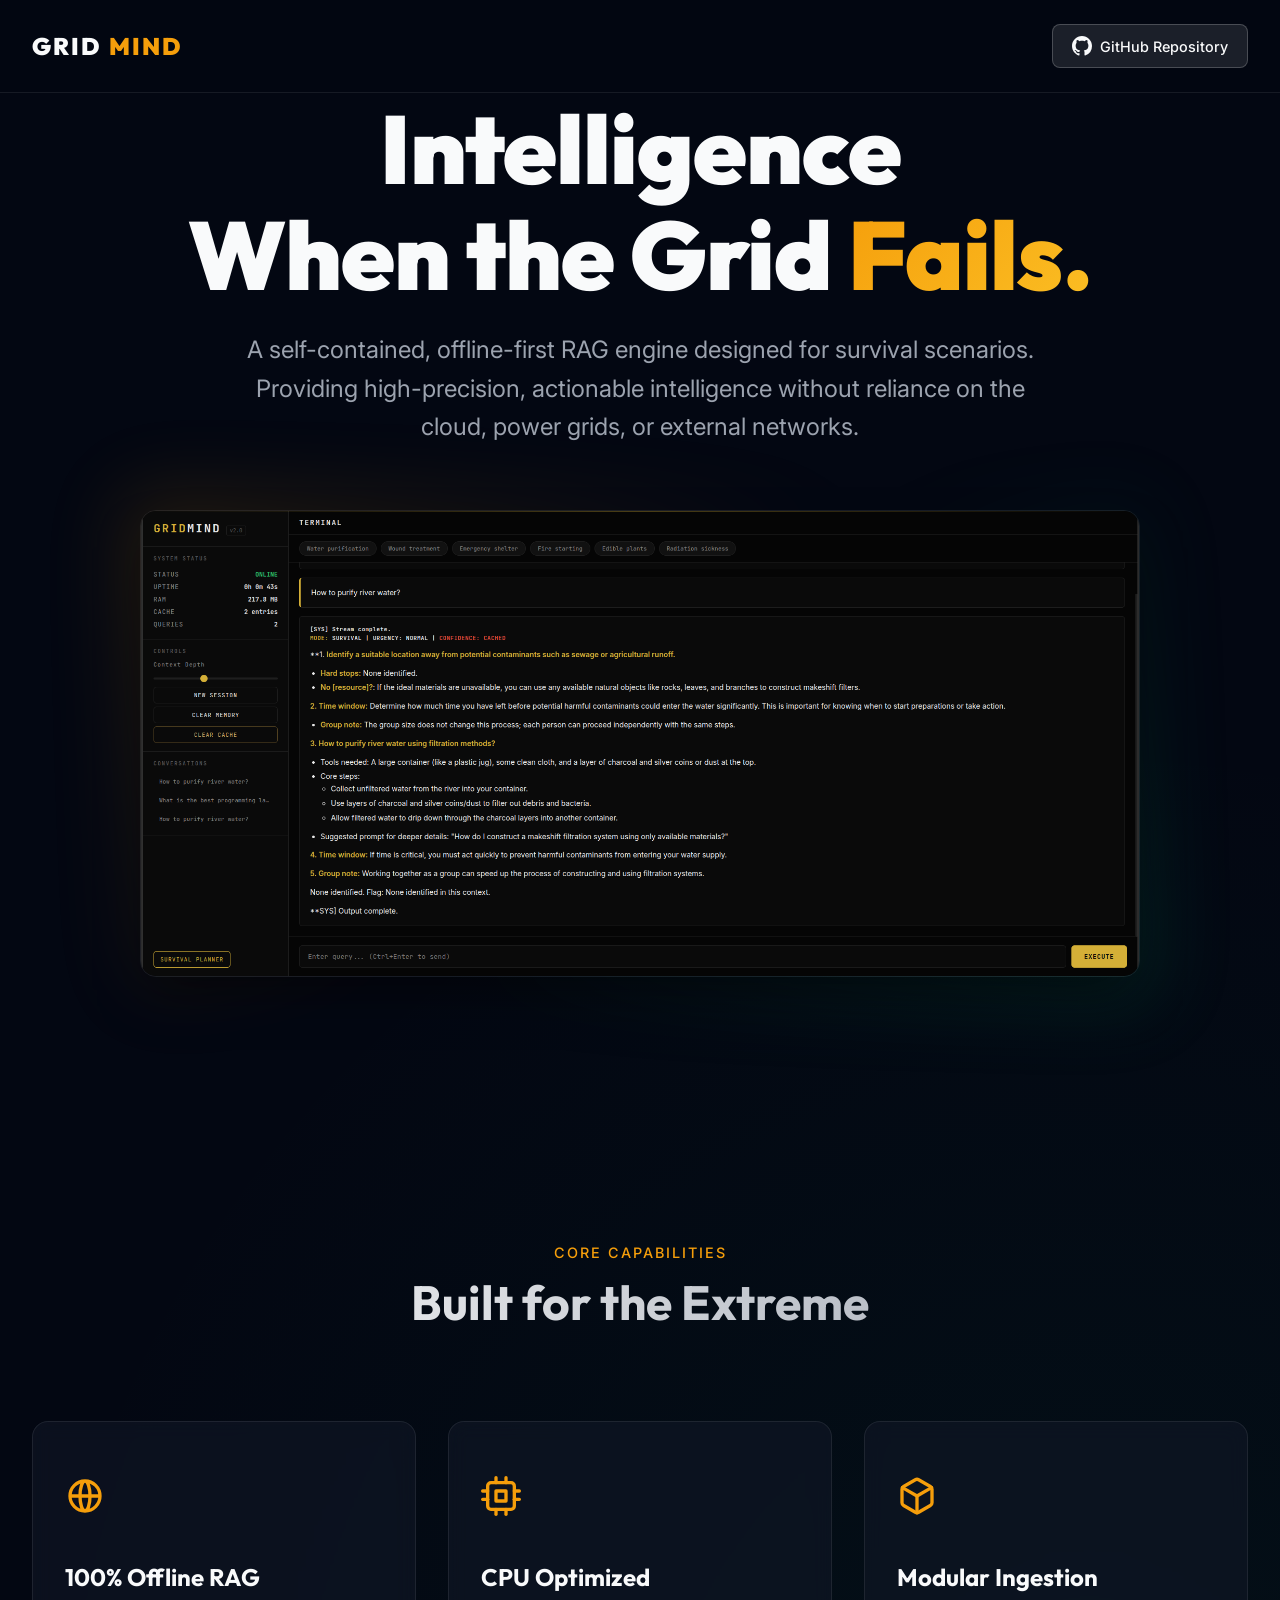
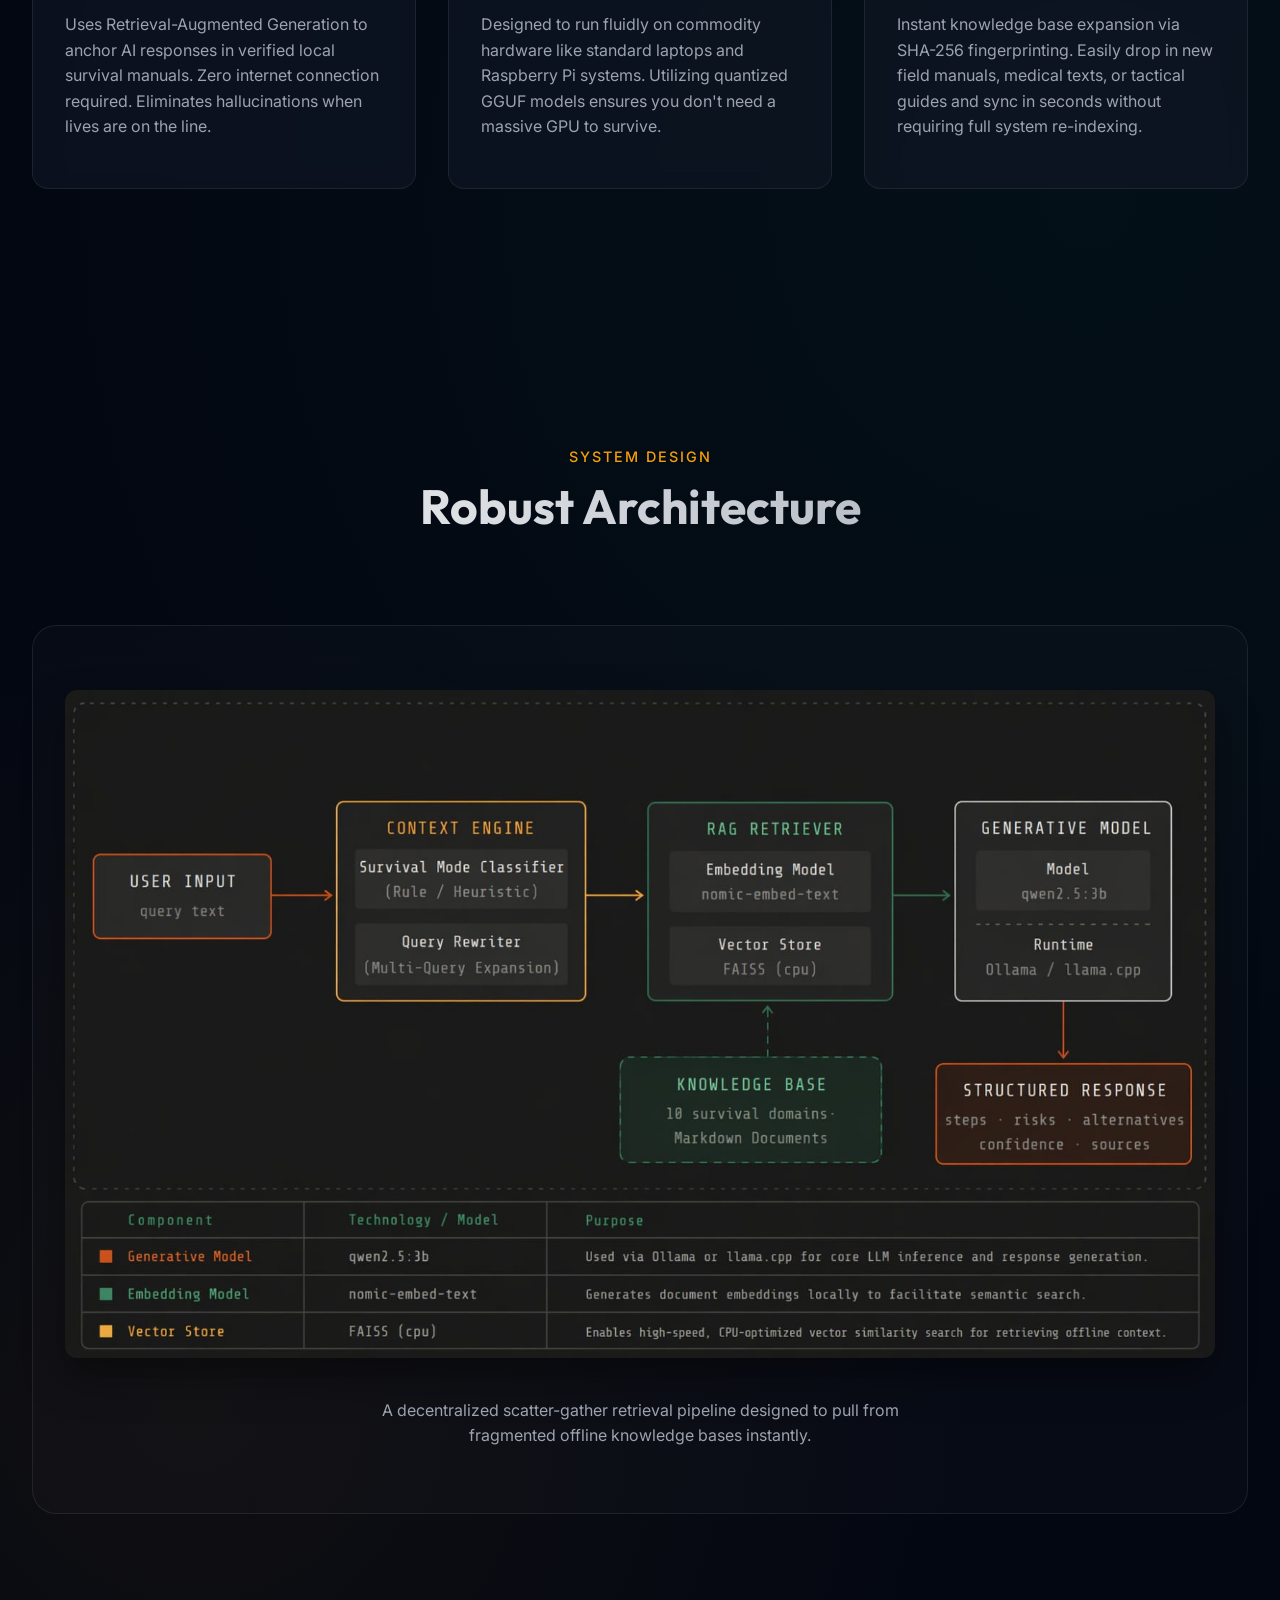
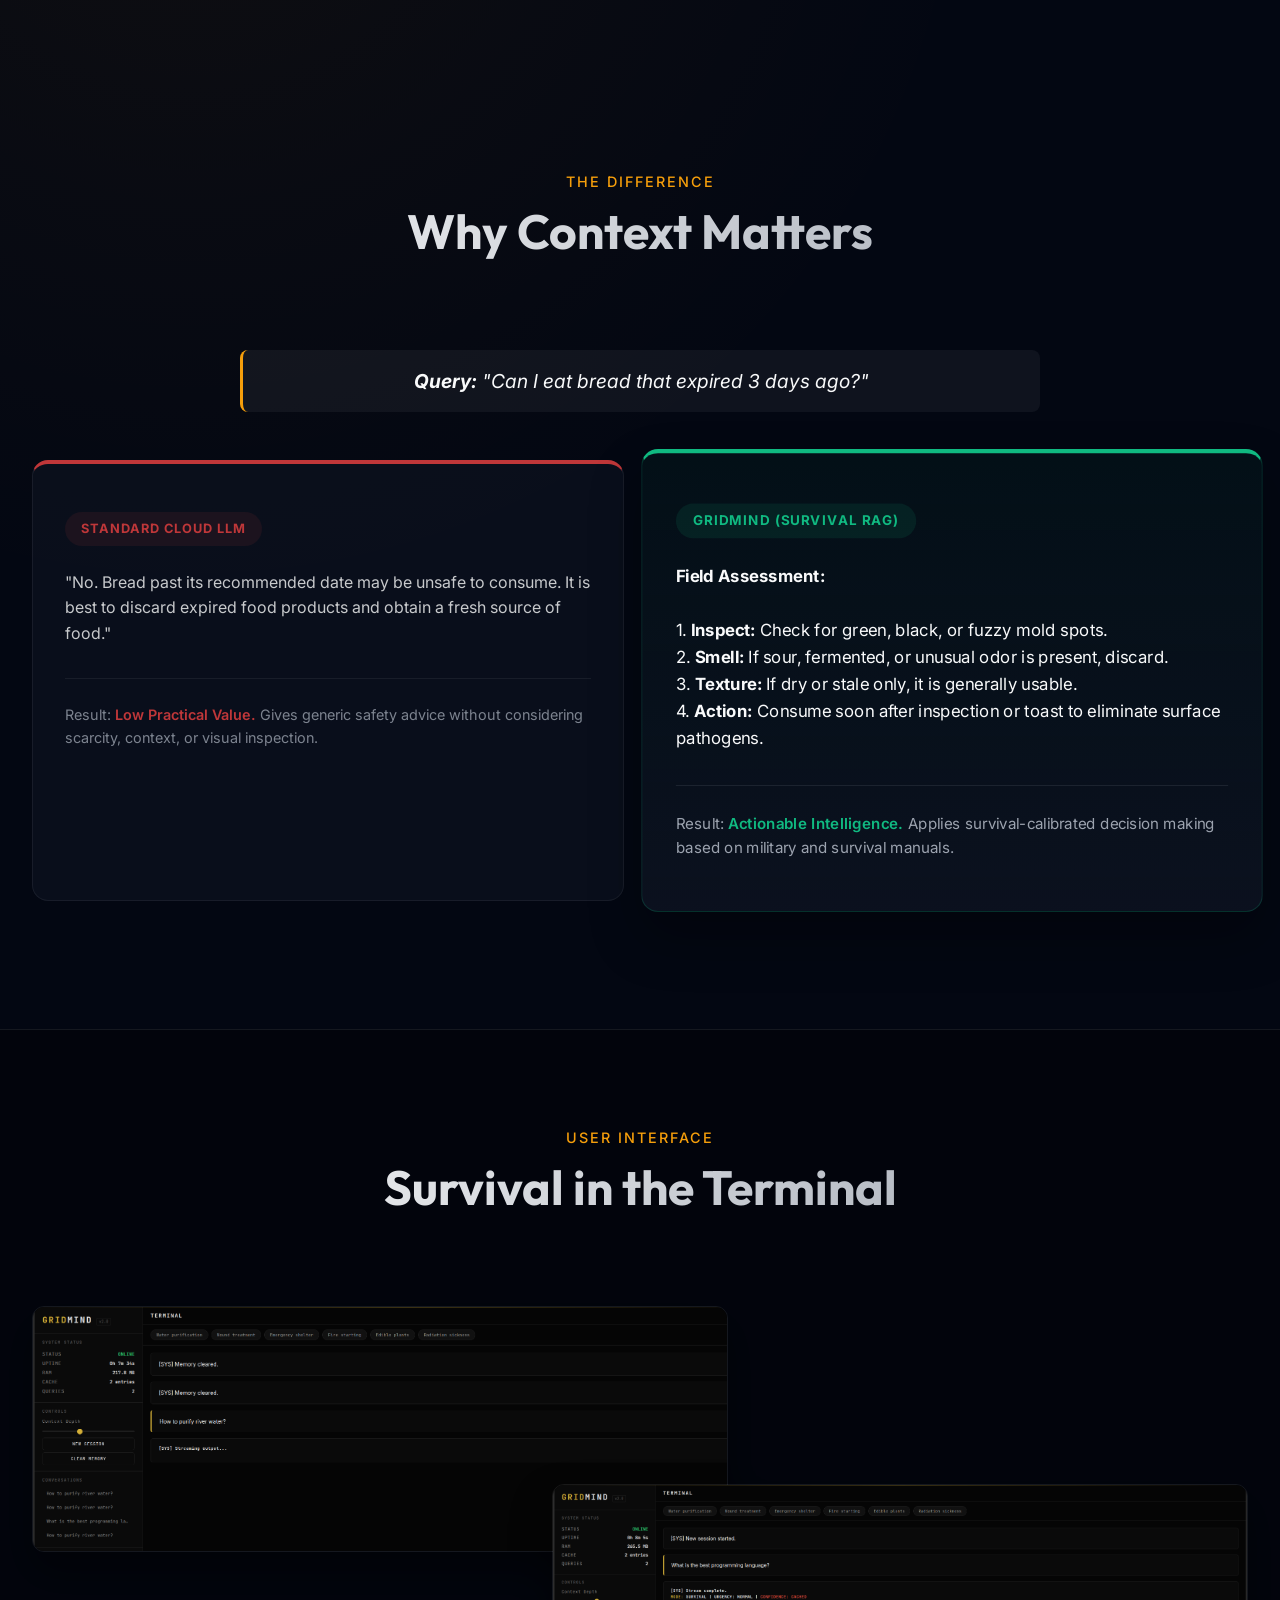
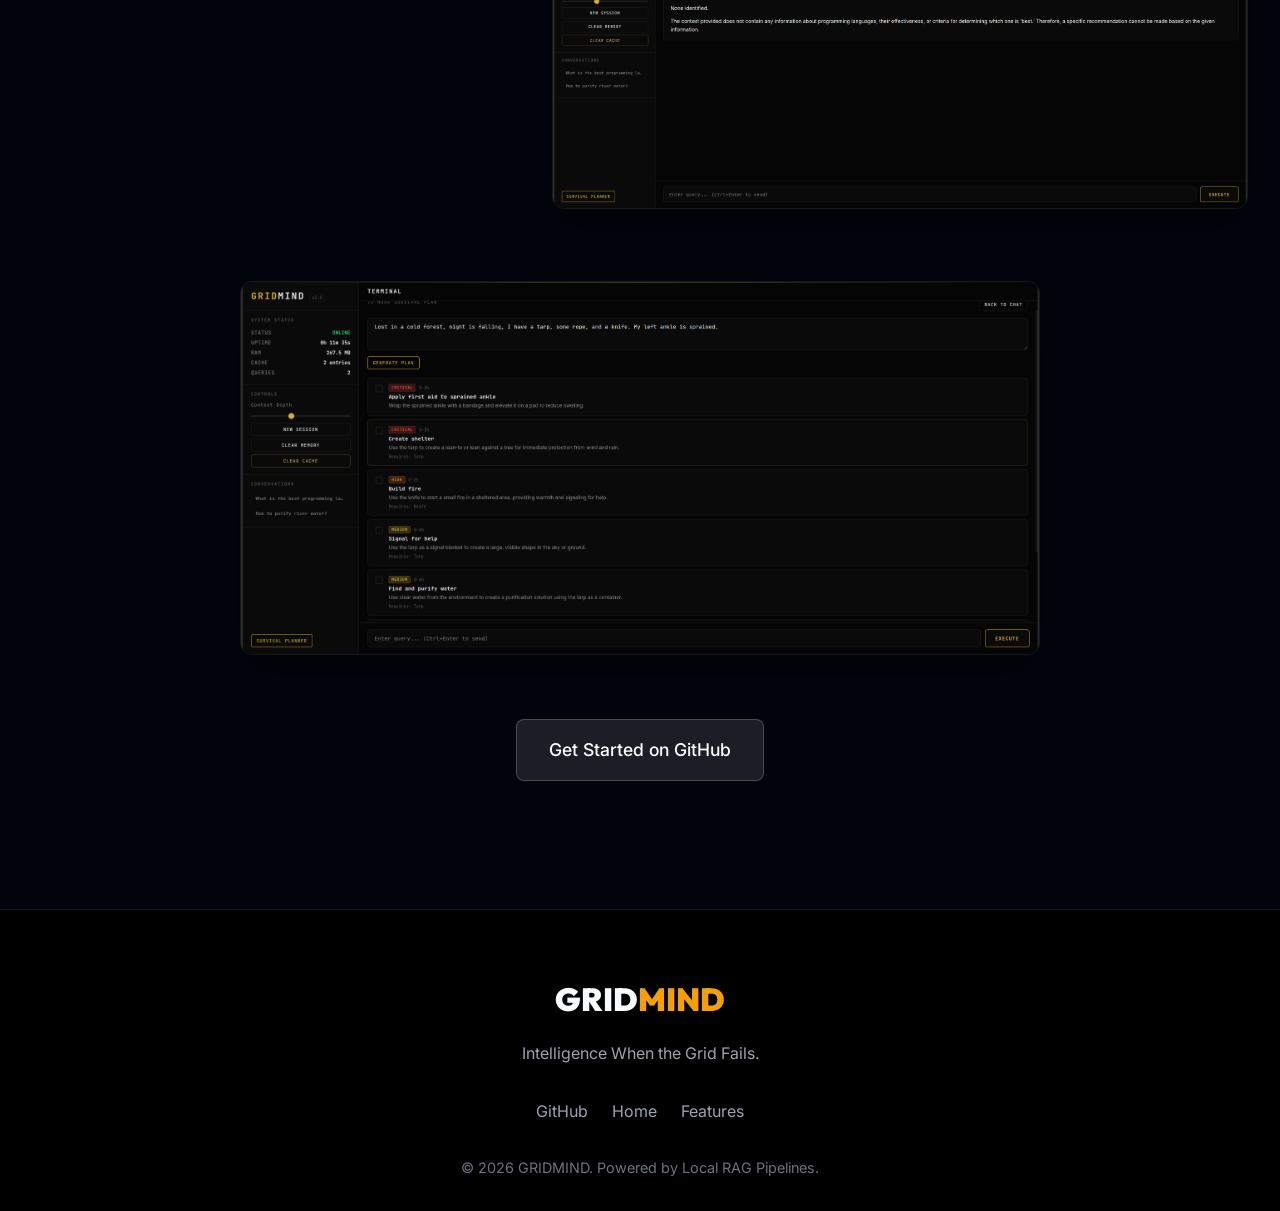
<file: index.html>
<!DOCTYPE html>
<html lang="en">

<head>
    <meta charset="UTF-8">
    <meta name="viewport" content="width=device-width, initial-scale=1.0">
    <title>GRIDMIND | Intelligence When the Grid Fails</title>
    
    <link rel="preconnect" href="https://fonts.googleapis.com">
    <link rel="preconnect" href="https://fonts.gstatic.com" crossorigin>
    <link href="https://fonts.googleapis.com/css2?family=Inter:wght@300;400;500;600&family=Outfit:wght@300;500;700;900&display=swap" rel="stylesheet">
    
    <style>
        :root {
            --bg-color: #030712;
            --bg-gradient: radial-gradient(circle at 50% 0%, #111827 0%, #030712 100%);
            --accent-primary: #f59e0b; /* Amber */
            --accent-secondary: #10b981; /* Emerald */
            --text-main: #f9fafb;
            --text-muted: #9ca3af;
            --glass-bg: rgba(17, 24, 39, 0.6);
            --glass-border: rgba(255, 255, 255, 0.08);
            --glass-shadow: 0 8px 32px 0 rgba(0, 0, 0, 0.37);
        }

        * {
            margin: 0;
            padding: 0;
            box-sizing: border-box;
        }

        body {
            background-color: var(--bg-color);
            background-image: 
                radial-gradient(circle at 15% 50%, rgba(245, 158, 11, 0.05), transparent 25%),
                radial-gradient(circle at 85% 30%, rgba(16, 185, 129, 0.05), transparent 25%);
            color: var(--text-main);
            font-family: 'Inter', sans-serif;
            line-height: 1.6;
            overflow-x: hidden;
            scroll-behavior: smooth;
        }

        h1, h2, h3, h4 {
            font-family: 'Outfit', sans-serif;
        }

        /* --- UI Utilities --- */
        .container {
            max-width: 1300px;
            margin: 0 auto;
            padding: 0 2rem;
        }

        section {
            padding: 8rem 0;
            position: relative;
        }

        .section-header {
            text-align: center;
            margin-bottom: 5rem;
        }

        .section-header h2 {
            font-size: 3rem;
            font-weight: 700;
            margin-bottom: 1rem;
            background: linear-gradient(to right, #fff, var(--text-muted));
            -webkit-background-clip: text;
            -webkit-text-fill-color: transparent;
        }

        .section-header p {
            color: var(--accent-primary);
            font-weight: 500;
            letter-spacing: 2px;
            text-transform: uppercase;
            font-size: 0.9rem;
        }

        /* --- Navbar --- */
        nav {
            position: fixed;
            top: 0;
            width: 100%;
            padding: 1.5rem 0;
            z-index: 100;
            backdrop-filter: blur(12px);
            -webkit-backdrop-filter: blur(12px);
            border-bottom: 1px solid var(--glass-border);
            background: rgba(3, 7, 18, 0.8);
        }

        .nav-container {
            display: flex;
            justify-content: space-between;
            align-items: center;
        }

        .logo {
            font-family: 'Outfit', sans-serif;
            font-weight: 900;
            font-size: 1.5rem;
            letter-spacing: 2px;
            color: var(--text-main);
            text-decoration: none;
            display: flex;
            align-items: center;
            gap: 0.5rem;
        }

        .logo span {
            color: var(--accent-primary);
        }

        .nav-links a {
            color: var(--text-main);
            text-decoration: none;
            margin-left: 2rem;
            font-size: 0.9rem;
            font-weight: 500;
            transition: color 0.3s ease;
        }

        .nav-links a:hover {
            color: var(--accent-primary);
        }

        .btn-github {
            display: inline-flex;
            align-items: center;
            gap: 0.5rem;
            background: rgba(255, 255, 255, 0.1);
            border: 1px solid rgba(255, 255, 255, 0.2);
            padding: 0.6rem 1.2rem;
            border-radius: 8px;
            color: white;
            text-decoration: none;
            font-weight: 500;
            transition: all 0.3s ease;
        }

        .btn-github:hover {
            background: white;
            color: black;
            transform: translateY(-2px);
            box-shadow: 0 4px 12px rgba(255,255,255,0.2);
        }

        /* --- Hero Section --- */
        .hero {
            min-height: 100vh;
            display: flex;
            flex-direction: column;
            justify-content: center;
            align-items: center;
            text-align: center;
            padding-top: 6rem;
        }

        .hero h1 {
            font-size: clamp(3rem, 8vw, 6rem);
            font-weight: 900;
            line-height: 1.1;
            margin-bottom: 1.5rem;
            letter-spacing: -1px;
            animation: fadeInUp 1s ease-out;
        }

        .hero h1 .highlight {
            background: linear-gradient(135deg, var(--accent-primary), #fbbf24);
            -webkit-background-clip: text;
            -webkit-text-fill-color: transparent;
        }

        .hero p {
            font-size: clamp(1.1rem, 2vw, 1.5rem);
            color: var(--text-muted);
            max-width: 800px;
            margin: 0 auto 3rem auto;
            animation: fadeInUp 1s ease-out 0.2s both;
        }

        .hero-image-wrapper {
            width: 100%;
            max-width: 1000px;
            margin: 4rem auto 0;
            position: relative;
            animation: fadeInUp 1s ease-out 0.4s both;
        }

        .hero-image-wrapper::before {
            content: '';
            position: absolute;
            inset: -20px;
            background: linear-gradient(135deg, var(--accent-primary) 0%, transparent 50%, var(--accent-secondary) 100%);
            filter: blur(40px);
            opacity: 0.15;
            z-index: -1;
            border-radius: 20px;
        }

        .hero-image {
            width: 100%;
            border-radius: 16px;
            border: 1px solid var(--glass-border);
            box-shadow: 0 25px 50px -12px rgba(0, 0, 0, 0.5);
            transition: transform 0.5s ease;
        }
        
        .hero-image:hover {
            transform: scale(1.02);
        }

        /* --- Features Section --- */
        .features-grid {
            display: grid;
            grid-template-columns: repeat(auto-fit, minmax(320px, 1fr));
            gap: 2rem;
        }

        .feature-card {
            background: var(--glass-bg);
            border: 1px solid var(--glass-border);
            border-radius: 16px;
            padding: 3rem 2rem;
            backdrop-filter: blur(10px);
            transition: all 0.4s cubic-bezier(0.175, 0.885, 0.32, 1.275);
            position: relative;
            overflow: hidden;
        }

        .feature-card::before {
            content: '';
            position: absolute;
            top: 0;
            left: 0;
            width: 100%;
            height: 4px;
            background: linear-gradient(90deg, transparent, var(--accent-primary), transparent);
            transform: scaleX(0);
            transform-origin: center;
            transition: transform 0.4s ease;
        }

        .feature-card:hover {
            transform: translateY(-10px);
            border-color: rgba(245, 158, 11, 0.3);
            box-shadow: 0 20px 40px rgba(0,0,0,0.4);
        }

        .feature-card:hover::before {
            transform: scaleX(1);
        }

        .feature-icon {
            font-size: 2.5rem;
            color: var(--accent-primary);
            margin-bottom: 1.5rem;
        }

        .feature-card h3 {
            font-size: 1.5rem;
            margin-bottom: 1rem;
            color: var(--text-main);
        }

        .feature-card p {
            color: var(--text-muted);
        }

        /* --- Architecture Section --- */
        .architecture-showcase {
            background: rgba(255,255,255,0.02);
            border: 1px solid var(--glass-border);
            border-radius: 24px;
            padding: 4rem 2rem;
            text-align: center;
        }

        .architecture-img {
            max-width: 100%;
            height: auto;
            border-radius: 12px;
            box-shadow: 0 20px 40px rgba(0,0,0,0.4);
            transition: transform 0.5s ease;
            cursor: pointer;
        }
        
        .architecture-img:hover {
            transform: scale(1.03);
        }

        /* --- Interface Section --- */
        .interface-gallery {
            display: grid;
            grid-template-columns: repeat(12, 1fr);
            gap: 2rem;
            align-items: center;
        }

        .ui-image-container {
            position: relative;
            border-radius: 12px;
            overflow: hidden;
            box-shadow: 0 20px 40px rgba(0,0,0,0.4);
            border: 1px solid var(--glass-border);
            transition: all 0.5s ease;
        }

        .ui-image-container img {
            width: 100%;
            height: auto;
            display: block;
            transition: transform 0.5s ease;
        }

        .ui-image-container:hover {
            transform: translateY(-10px) scale(1.02);
            border-color: var(--accent-secondary);
            z-index: 10;
        }

        .ui-1 { grid-column: 1 / 8; }
        .ui-2 { grid-column: 6 / 13; margin-top: -100px; }
        .ui-3 { grid-column: 3 / 11; margin-top: 40px; }

        @media (max-width: 900px) {
            .ui-1, .ui-2, .ui-3 {
                grid-column: 1 / -1;
                margin-top: 0;
                margin-bottom: 2rem;
            }
        }

        /* --- Comparison Section --- */
        .comparison-wrapper {
            display: flex;
            flex-wrap: wrap;
            gap: 2rem;
        }

        .comparison-panel {
            flex: 1;
            min-width: 300px;
            background: var(--glass-bg);
            border: 1px solid var(--glass-border);
            border-radius: 16px;
            padding: 3rem 2rem;
            position: relative;
        }

        .comparison-panel.standard {
            opacity: 0.8;
            border-top: 4px solid #ef4444; /* Red for standard */
        }

        .comparison-panel.gridmind {
            background: linear-gradient(180deg, rgba(16, 185, 129, 0.05) 0%, rgba(17, 24, 39, 0.6) 100%);
            border: 1px solid rgba(16, 185, 129, 0.2);
            border-top: 4px solid var(--accent-secondary);
            transform: scale(1.05);
            z-index: 2;
            box-shadow: 0 25px 50px rgba(0,0,0,0.3);
        }

        .comp-badge {
            display: inline-block;
            padding: 0.4rem 1rem;
            border-radius: 99px;
            font-size: 0.8rem;
            font-weight: 700;
            margin-bottom: 1.5rem;
            letter-spacing: 1px;
            text-transform: uppercase;
        }

        .standard .comp-badge { background: rgba(239, 68, 68, 0.1); color: #ef4444; }
        .gridmind .comp-badge { background: rgba(16, 185, 129, 0.1); color: var(--accent-secondary); }

        .query-box {
            background: rgba(255,255,255,0.05);
            padding: 1rem 1.5rem;
            border-radius: 8px;
            margin-bottom: 2rem;
            font-style: italic;
            border-left: 3px solid var(--accent-primary);
        }

        .result-text {
            color: var(--text-main);
            margin-bottom: 1rem;
        }

        .verdict {
            margin-top: 2rem;
            padding-top: 1.5rem;
            border-top: 1px solid var(--glass-border);
            font-size: 0.9rem;
            color: var(--text-muted);
        }
        
        .verdict span.bad { color: #ef4444; font-weight: 600; }
        .verdict span.good { color: var(--accent-secondary); font-weight: 600; }

        /* --- Footer --- */
        footer {
            border-top: 1px solid var(--glass-border);
            padding: 4rem 0 2rem;
            background: #000;
            text-align: center;
        }

        .footer-logo {
            font-family: 'Outfit', sans-serif;
            font-size: 2rem;
            font-weight: 900;
            margin-bottom: 1rem;
            color: var(--text-main);
        }
        
        .footer-logo span { color: var(--accent-primary); }

        .footer-links {
            margin: 2rem 0;
            display: flex;
            justify-content: center;
            gap: 1.5rem;
        }

        .footer-links a {
            color: var(--text-muted);
            text-decoration: none;
            transition: color 0.3s;
        }

        .footer-links a:hover {
            color: var(--accent-primary);
        }

        .copyright {
            color: #6b7280;
            font-size: 0.9rem;
        }

        /* --- Animations --- */
        @keyframes fadeInUp {
            from {
                opacity: 0;
                transform: translateY(30px);
            }
            to {
                opacity: 1;
                transform: translateY(0);
            }
        }

        /* Utility for scroll reveal */
        .reveal {
            opacity: 0;
            transform: translateY(40px);
            transition: all 0.8s ease-out;
        }

        .reveal.active {
            opacity: 1;
            transform: translateY(0);
        }
    </style>
</head>

<body>

    <!-- Navigation -->
    <nav>
        <div class="container nav-container">
            <a href="#" class="logo">GRID<span>MIND</span></a>
            <div class="nav-links">
                <a href="#features" style="display: none;">Features</a>
                <a href="https://github.com/A-Square8/GRIDMIND-Intelligence-When-the-Grid-Fails" target="_blank" class="btn-github">
                    <svg height="20" width="20" viewBox="0 0 16 16" fill="currentColor">
                        <path d="M8 0C3.58 0 0 3.58 0 8c0 3.54 2.29 6.53 5.47 7.59.4.07.55-.17.55-.38 0-.19-.01-.82-.01-1.49-2.01.37-2.53-.49-2.69-.94-.09-.23-.48-.94-.82-1.13-.28-.15-.68-.52-.01-.53.63-.01 1.08.58 1.23.82.72 1.21 1.87.87 2.33.66.07-.52.28-.87.51-1.07-1.78-.2-3.64-.89-3.64-3.95 0-.87.31-1.59.82-2.15-.08-.2-.36-1.02.08-2.12 0 0 .67-.21 2.2.82.64-.18 1.32-.27 2-.27.68 0 1.36.09 2 .27 1.53-1.04 2.2-.82 2.2-.82.44 1.1.16 1.92.08 2.12.51.56.82 1.27.82 2.15 0 3.07-1.87 3.75-3.65 3.95.29.25.54.73.54 1.48 0 1.07-.01 1.93-.01 2.2 0 .21.15.46.55.38A8.013 8.013 0 0016 8c0-4.42-3.58-8-8-8z"></path>
                    </svg>
                    GitHub Repository
                </a>
            </div>
        </div>
    </nav>

    <!-- Hero Section -->
    <section class="hero" id="home">
        <div class="container">
            <h1>Intelligence <br>When the Grid <span class="highlight">Fails.</span></h1>
            <p>A self-contained, offline-first RAG engine designed for survival scenarios. Providing high-precision, actionable intelligence without reliance on the cloud, power grids, or external networks.</p>
            
            <div class="hero-image-wrapper">
                <img src="web_src/image.png" alt="GridMind Concept" class="hero-image">
            </div>
        </div>
    </section>

    <!-- Features Section -->
    <section id="features">
        <div class="container reveal">
            <div class="section-header">
                <p>Core Capabilities</p>
                <h2>Built for the Extreme</h2>
            </div>
            
            <div class="features-grid">
                <div class="feature-card">
                    <div class="feature-icon">
                        <svg width="40" height="40" viewBox="0 0 24 24" fill="none" stroke="currentColor" stroke-width="2" stroke-linecap="round" stroke-linejoin="round"><path d="M21 12a9 9 0 0 1-9 9m9-9a9 9 0 0 0-9-9m9 9H3m9 9a9 9 0 0 1-9-9m9 9c1.657 0 3-4.03 3-9s-1.343-9-3-9m0 18c-1.657 0-3-4.03-3-9s1.343-9 3-9m-9 9a9 9 0 0 1 9-9"/></svg>
                    </div>
                    <h3>100% Offline RAG</h3>
                    <p>Uses Retrieval-Augmented Generation to anchor AI responses in verified local survival manuals. Zero internet connection required. Eliminates hallucinations when lives are on the line.</p>
                </div>
                
                <div class="feature-card">
                    <div class="feature-icon">
                        <svg width="40" height="40" viewBox="0 0 24 24" fill="none" stroke="currentColor" stroke-width="2" stroke-linecap="round" stroke-linejoin="round"><rect x="4" y="4" width="16" height="16" rx="2" ry="2"/><rect x="9" y="9" width="6" height="6"/><line x1="9" y1="1" x2="9" y2="4"/><line x1="15" y1="1" x2="15" y2="4"/><line x1="9" y1="20" x2="9" y2="23"/><line x1="15" y1="20" x2="15" y2="23"/><line x1="20" y1="9" x2="23" y2="9"/><line x1="20" y1="14" x2="23" y2="14"/><line x1="1" y1="9" x2="4" y2="9"/><line x1="1" y1="14" x2="4" y2="14"/></svg>
                    </div>
                    <h3>CPU Optimized</h3>
                    <p>Designed to run fluidly on commodity hardware like standard laptops and Raspberry Pi systems. Utilizing quantized GGUF models ensures you don't need a massive GPU to survive.</p>
                </div>

                <div class="feature-card">
                    <div class="feature-icon">
                        <svg width="40" height="40" viewBox="0 0 24 24" fill="none" stroke="currentColor" stroke-width="2" stroke-linecap="round" stroke-linejoin="round"><path d="M21 16V8a2 2 0 0 0-1-1.73l-7-4a2 2 0 0 0-2 0l-7 4A2 2 0 0 0 3 8v8a2 2 0 0 0 1 1.73l7 4a2 2 0 0 0 2 0l7-4A2 2 0 0 0 21 16z"/><polyline points="3.27 6.96 12 12.01 20.73 6.96"/><line x1="12" y1="22.08" x2="12" y2="12"/></svg>
                    </div>
                    <h3>Modular Ingestion</h3>
                    <p>Instant knowledge base expansion via SHA-256 fingerprinting. Easily drop in new field manuals, medical texts, or tactical guides and sync in seconds without requiring full system re-indexing.</p>
                </div>
            </div>
        </div>
    </section>

    <!-- Architecture Section -->
    <section id="architecture">
        <div class="container reveal">
            <div class="section-header">
                <p>System Design</p>
                <h2>Robust Architecture</h2>
            </div>
            
            <div class="architecture-showcase">
                <img src="web_src/architecture_diagram.png" alt="GridMind Architecture" class="architecture-img">
                <p style="margin-top: 2rem; color: var(--text-muted); max-width: 600px; margin-left: auto; margin-right: auto;">
                    A decentralized scatter-gather retrieval pipeline designed to pull from fragmented offline knowledge bases instantly.
                </p>
            </div>
        </div>
    </section>

    <!-- Comparison Section -->
    <section id="comparison">
        <div class="container reveal">
            <div class="section-header">
                <p>The Difference</p>
                <h2>Why Context Matters</h2>
            </div>

            <div class="query-box" style="max-width: 800px; margin: 0 auto 3rem;">
                <p style="font-size: 1.2rem; color: var(--text-main); text-align: center;"><strong>Query:</strong> "Can I eat bread that expired 3 days ago?"</p>
            </div>

            <div class="comparison-wrapper">
                <div class="comparison-panel standard">
                    <span class="comp-badge">Standard Cloud LLM</span>
                    <p class="result-text">"No. Bread past its recommended date may be unsafe to consume. It is best to discard expired food products and obtain a fresh source of food."</p>
                    <div class="verdict">
                        Result: <span class="bad">Low Practical Value.</span> Gives generic safety advice without considering scarcity, context, or visual inspection.
                    </div>
                </div>

                <div class="comparison-panel gridmind">
                    <span class="comp-badge">GRIDMIND (Survival RAG)</span>
                    <p class="result-text"><strong>Field Assessment:</strong><br><br>
                        1. <strong>Inspect:</strong> Check for green, black, or fuzzy mold spots.<br>
                        2. <strong>Smell:</strong> If sour, fermented, or unusual odor is present, discard.<br>
                        3. <strong>Texture:</strong> If dry or stale only, it is generally usable.<br>
                        4. <strong>Action:</strong> Consume soon after inspection or toast to eliminate surface pathogens.
                    </p>
                    <div class="verdict">
                        Result: <span class="good">Actionable Intelligence.</span> Applies survival-calibrated decision making based on military and survival manuals.
                    </div>
                </div>
            </div>
        </div>
    </section>

    <!-- Interface Showcase -->
    <section id="interface" style="background: rgba(0,0,0,0.3); padding-top: 6rem; border-top: 1px solid var(--glass-border);">
        <div class="container reveal">
            <div class="section-header">
                <p>User Interface</p>
                <h2>Survival in the Terminal</h2>
            </div>

            <div class="interface-gallery">
                <div class="ui-image-container ui-1">
                    <img src="web_src/terminal_ui_1.png" alt="Terminal UI Screenshot 1">
                </div>
                <div class="ui-image-container ui-2">
                    <img src="web_src/terminal_ui_2.png" alt="Terminal UI Screenshot 2">
                </div>
                <div class="ui-image-container ui-3">
                    <img src="web_src/terminal_ui_3.png" alt="Terminal UI Screenshot 3">
                </div>
            </div>
            
            <div style="text-align: center; margin-top: 4rem;">
                <a href="https://github.com/A-Square8/GRIDMIND-Intelligence-When-the-Grid-Fails" target="_blank" class="btn-github" style="padding: 1rem 2rem; font-size: 1.1rem;">
                    Get Started on GitHub
                </a>
            </div>
        </div>
    </section>

    <!-- Footer -->
    <footer>
        <div class="container">
            <div class="footer-logo">GRID<span>MIND</span></div>
            <p style="color: var(--text-muted); max-width: 400px; margin: 0 auto;">Intelligence When the Grid Fails.</p>
            
            <div class="footer-links">
                <a href="https://github.com/A-Square8/GRIDMIND-Intelligence-When-the-Grid-Fails" target="_blank">GitHub</a>
                <a href="#home">Home</a>
                <a href="#features">Features</a>
            </div>
            
            <div class="copyright">
                &copy; 2026 GRIDMIND. Powered by Local RAG Pipelines.
            </div>
        </div>
    </footer>

    <!-- Scroll Reveal Script -->
    <script>
        document.addEventListener('DOMContentLoaded', function() {
            const reveals = document.querySelectorAll('.reveal');

            function reveal() {
                var windowHeight = window.innerHeight;
                var elementVisible = 150;

                reveals.forEach((reveal) => {
                    var elementTop = reveal.getBoundingClientRect().top;
                    if (elementTop < windowHeight - elementVisible) {
                        reveal.classList.add('active');
                    }
                });
            }

            window.addEventListener('scroll', reveal);
            // Trigger once on load
            reveal();
        });
    </script>
</body>
</html>
</file>
